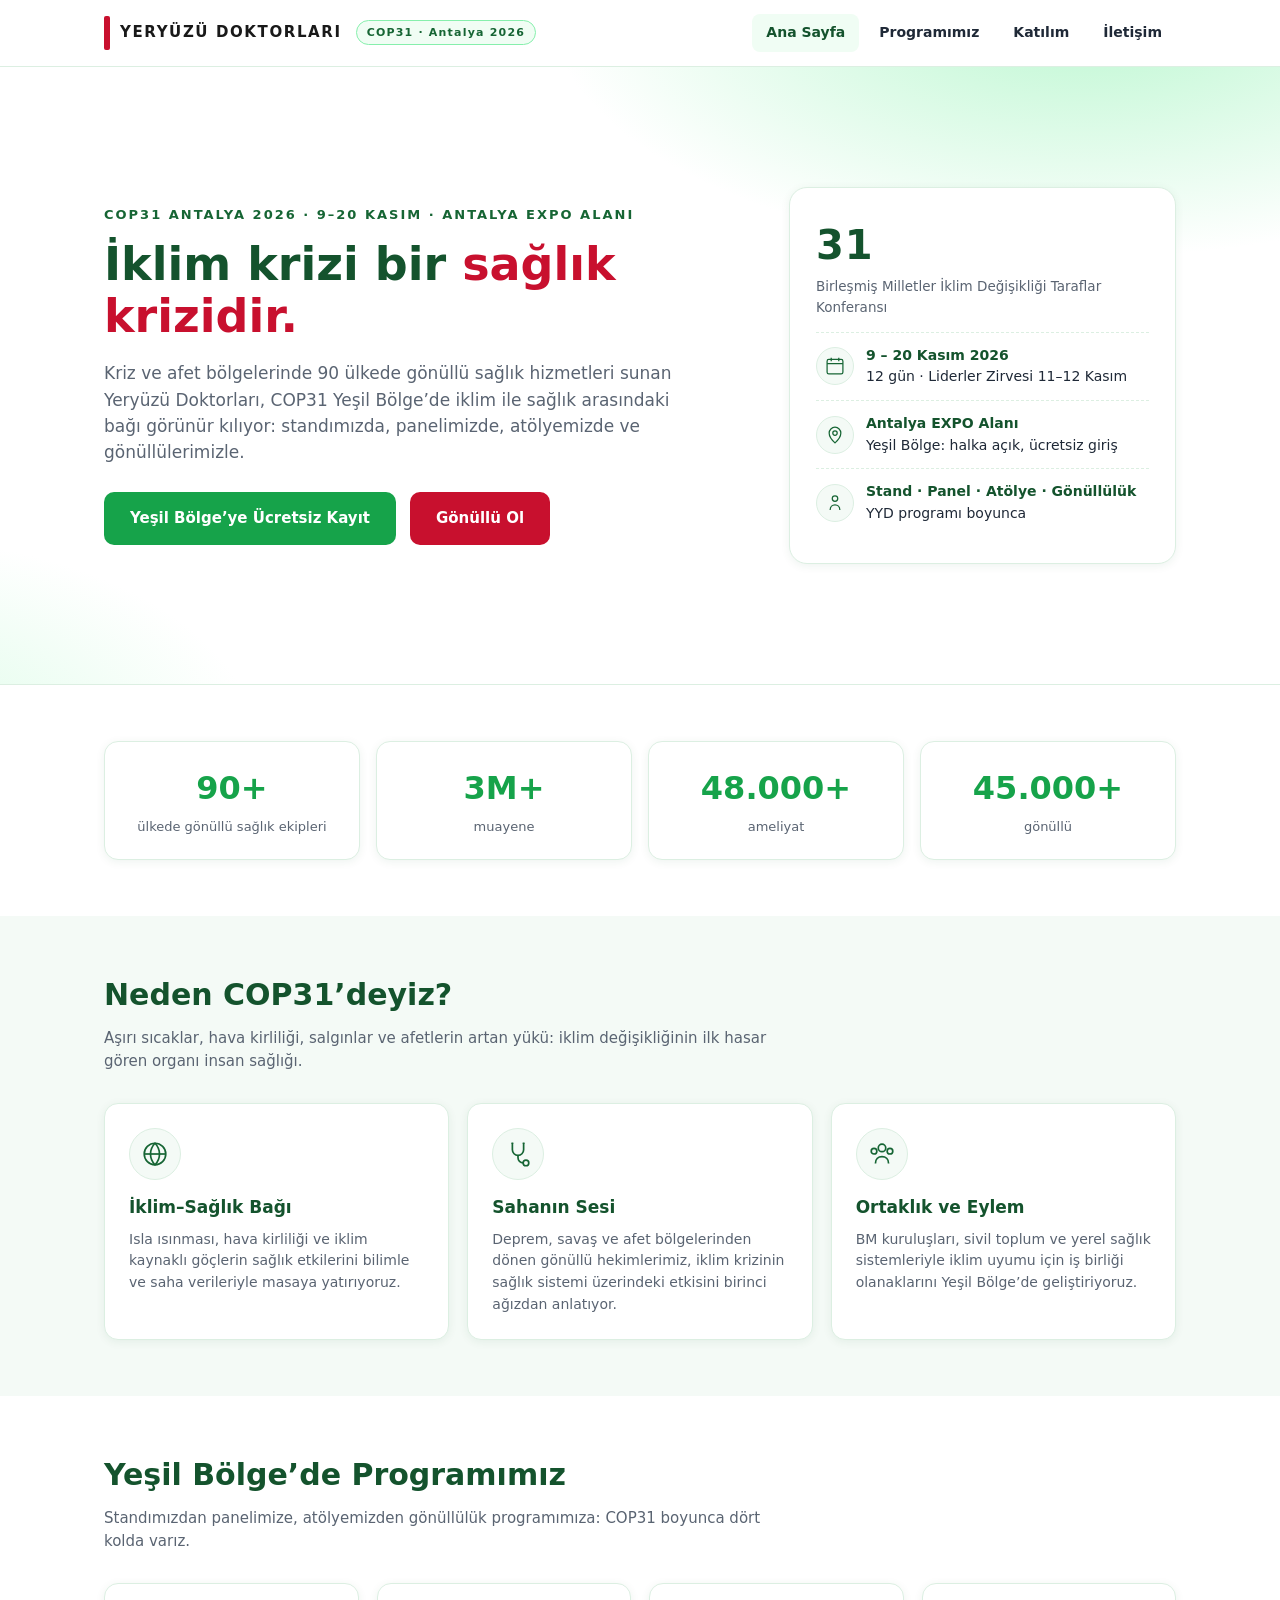
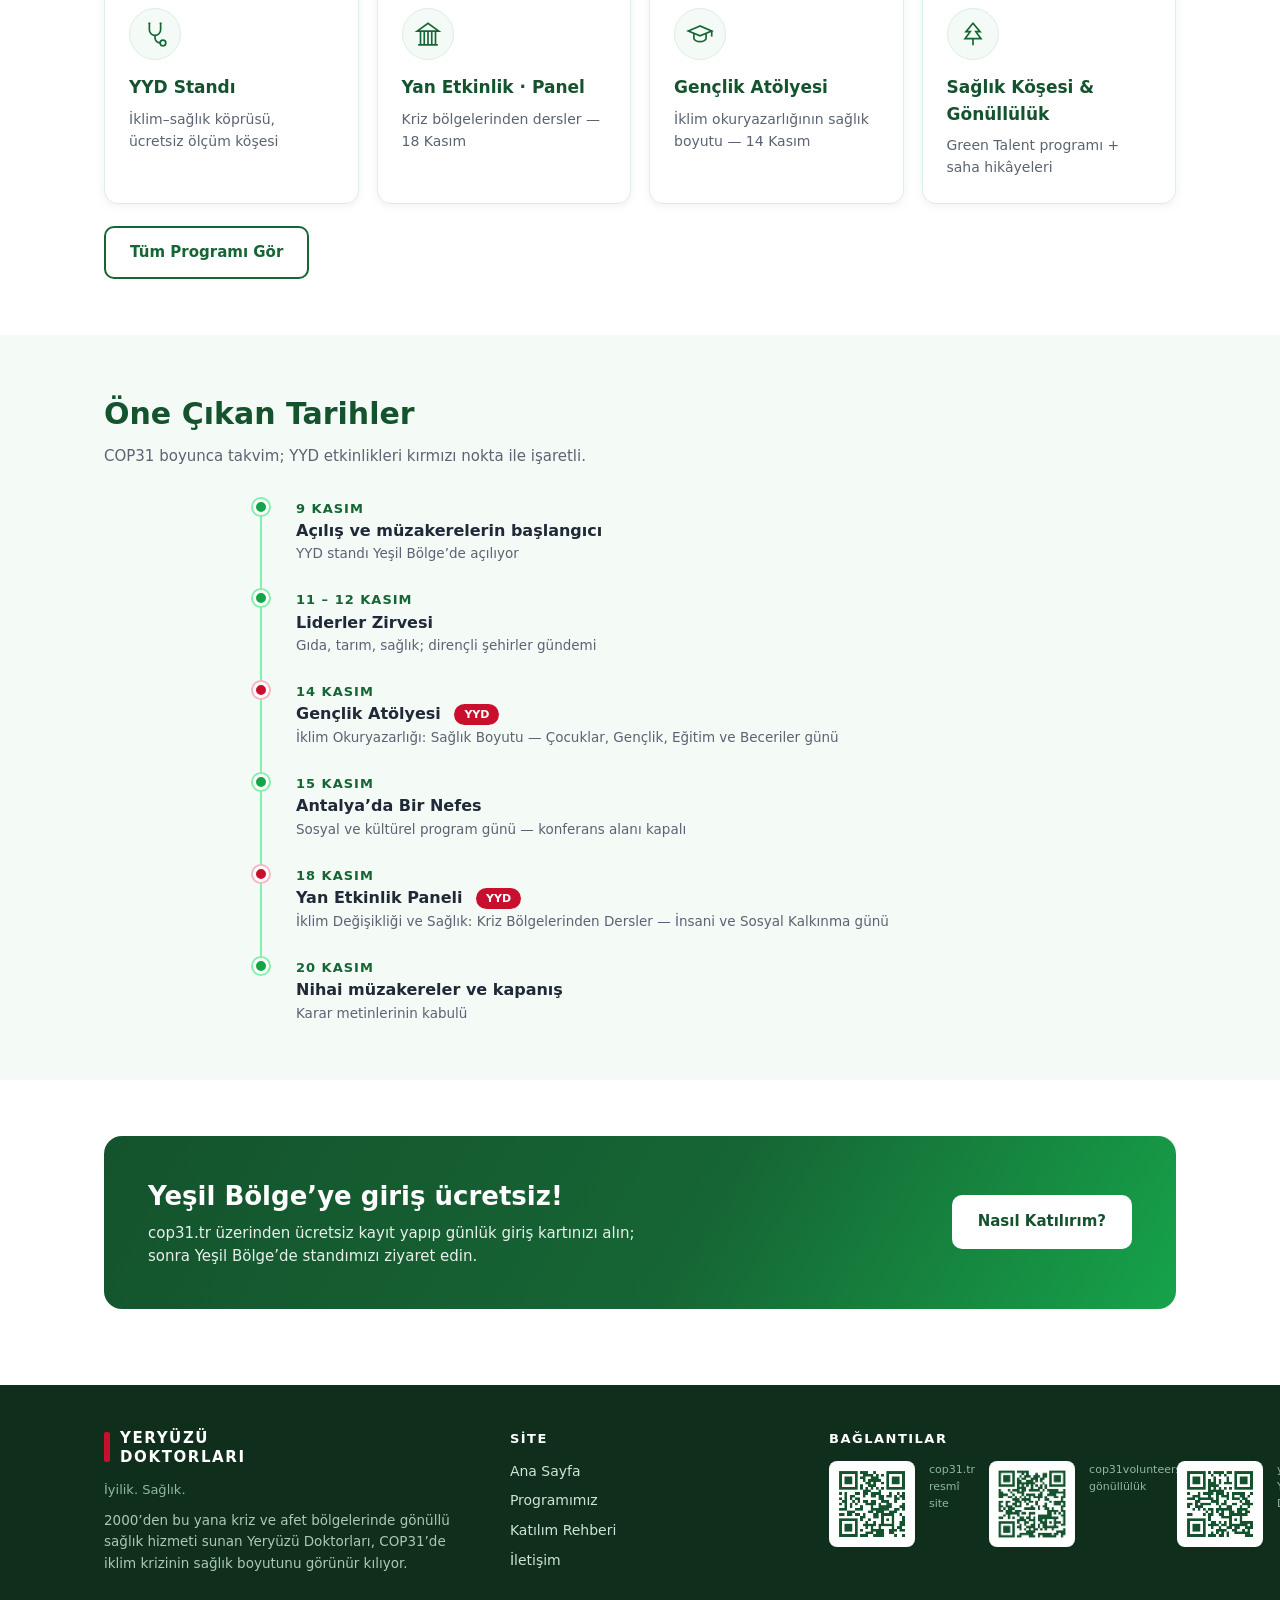
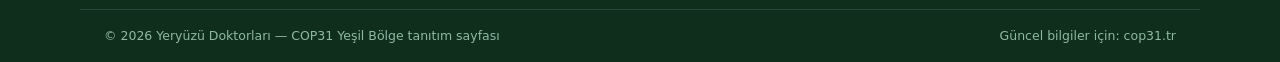
<file: index.html>
<!DOCTYPE html>
<html lang="tr">
<head>
<meta charset="utf-8">
<meta name="viewport" content="width=device-width, initial-scale=1">
<title>Yeryüzü Doktorları × COP31 — Yeşil Bölge Katılım Programı</title>
<meta name="description" content="Yeryüzü Doktorları, COP31 Antalya 2026 Yeşil Bölge'de: stand, panel, gençlik atölyesi ve gönüllülük. 9–20 Kasım 2026, Antalya EXPO Alanı.">
<meta property="og:type" content="website">
<meta property="og:locale" content="tr_TR">
<meta property="og:title" content="Yeryüzü Doktorları × COP31 — Yeşil Bölge Katılım Programı">
<meta property="og:description" content="Yeryüzü Doktorları, COP31 Antalya 2026 Yeşil Bölge'de: stand, panel, gençlik atölyesi ve gönüllülük. 9–20 Kasım 2026, Antalya EXPO Alanı.">
<meta property="og:url" content="https://yyd-cop31.pages.dev/">
<meta name="twitter:card" content="summary">
<link rel="stylesheet" href="style.css">
<link rel="icon" href="favicon.svg" type="image/svg+xml">
</head>
<body>

<header class="top">
  <div class="wrap nav">
    <a class="brand" href="index.html"><span class="bbar"></span><span class="bname">YERYÜZÜ DOKTORLARI</span><span class="bcop">COP31 · Antalya 2026</span></a>
    <nav class="menu">
      <a href="index.html" class="active">Ana Sayfa</a>
      <a href="program.html">Programımız</a>
      <a href="katilim.html">Katılım</a>
      <a href="iletisim.html">İletişim</a>
    </nav>
  </div>
</header>

<section class="hero">
  <div class="wrap">
    <div>
      <div class="kicker">COP31 Antalya 2026 · 9–20 Kasım · Antalya EXPO Alanı</div>
      <h1>İklim krizi bir <span class="accent">sağlık krizidir.</span></h1>
      <p class="lead">Kriz ve afet bölgelerinde 90 ülkede gönüllü sağlık hizmetleri sunan
         Yeryüzü Doktorları, COP31 Yeşil Bölge&rsquo;de iklim ile sağlık arasındaki bağı görünür kılıyor:
         standımızda, panelimizde, atölyemizde ve gönüllülerimizle.</p>
      <div class="cta-row">
        <a class="btn btn-p" href="https://cop31.tr/tr" target="_blank" rel="noopener">Yeşil Bölge&rsquo;ye Ücretsiz Kayıt</a>
        <a class="btn btn-r" href="https://www.cop31volunteers.com/" target="_blank" rel="noopener">Gönüllü Ol</a>
      </div>
    </div>
    <div class="hcard">
      <div class="big">31</div>
      <div class="sub">Birleşmiş Milletler İklim Değişikliği Taraflar Konferansı</div>
      <div class="hrow"><span class="hico"><svg aria-hidden="true" viewBox="0 0 32 32" fill="none" stroke-width="1.8"><rect x="4.5" y="6.5" width="23" height="21" rx="2.5"/><path d="M4.5 12.5h23M10.5 4v5M21.5 4v5"/></svg></span><div><b>9 – 20 Kasım 2026</b><br>12 gün · Liderler Zirvesi 11–12 Kasım</div></div>
      <div class="hrow"><span class="hico"><svg aria-hidden="true" viewBox="0 0 32 32" fill="none" stroke-width="1.8"><path d="M16 27.5S7.5 20 7.5 13.2a8.5 8.5 0 0 1 17 0C24.5 20 16 27.5 16 27.5z"/><circle cx="16" cy="13.2" r="3.2"/></svg></span><div><b>Antalya EXPO Alanı</b><br>Yeşil Bölge: halka açık, ücretsiz giriş</div></div>
      <div class="hrow"><span class="hico"><svg aria-hidden="true" viewBox="0 0 32 32" fill="none" stroke-width="1.8"><circle cx="16" cy="9.5" r="4"/><path d="M9 26c0-4.4 3.1-7.2 7-7.2s7 2.8 7 7.2"/></svg></span><div><b>Stand · Panel · Atölye · Gönüllülük</b><br>YYD programı boyunca</div></div>
    </div>
  </div>
</section>

<section>
  <div class="wrap">
    <div class="stats">
      <div class="stat"><div class="n">90+</div><div class="l">ülkede gönüllü sağlık ekipleri</div></div>
      <div class="stat"><div class="n">3M+</div><div class="l">muayene</div></div>
      <div class="stat"><div class="n">48.000+</div><div class="l">ameliyat</div></div>
      <div class="stat"><div class="n">45.000+</div><div class="l">gönüllü</div></div>
    </div>
  </div>
</section>

<section class="alt">
  <div class="wrap">
    <h2>Neden COP31&rsquo;deyiz?</h2>
    <p class="sec-sub">Aşırı sıcaklar, hava kirliliği, salgınlar ve afetlerin artan yükü: iklim değişikliğinin ilk hasar gören organı insan sağlığı.</p>
    <div class="grid grid-3">
      <div class="card">
        <div class="cico"><svg aria-hidden="true" viewBox="0 0 32 32" fill="none" stroke-width="1.8"><circle cx="16" cy="16" r="11.5"/><path d="M4.5 16h23"/><path d="M16 4.5c3.2 3.3 4.8 7.2 4.8 11.5S19.2 24.2 16 27.5C12.8 24.2 11.2 20.3 11.2 16S12.8 7.8 16 4.5z"/></svg></div>
        <h3>İklim–Sağlık Bağı</h3>
        <p>Isla ısınması, hava kirliliği ve iklim kaynaklı göçlerin sağlık etkilerini bilimle ve saha verileriyle masaya yatırıyoruz.</p>
      </div>
      <div class="card">
        <div class="cico"><svg aria-hidden="true" viewBox="0 0 32 32" fill="none" stroke-width="1.8"><path d="M10 4.5v7a6 6 0 0 0 12 0v-7"/><path d="M9 4.5h2M21 4.5h2"/><path d="M16 17.5v2.5a5.5 5.5 0 0 0 5.5 5.5"/><circle cx="24.5" cy="25.5" r="3"/></svg></div>
        <h3>Sahanın Sesi</h3>
        <p>Deprem, savaş ve afet bölgelerinden dönen gönüllü hekimlerimiz, iklim krizinin sağlık sistemi üzerindeki etkisini birinci ağızdan anlatıyor.</p>
      </div>
      <div class="card">
        <div class="cico"><svg aria-hidden="true" viewBox="0 0 32 32" fill="none" stroke-width="1.8"><circle cx="16" cy="9.5" r="4"/><path d="M9 26c0-4.4 3.1-7.2 7-7.2s7 2.8 7 7.2"/><circle cx="7.5" cy="13" r="3"/><circle cx="24.5" cy="13" r="3"/></svg></div>
        <h3>Ortaklık ve Eylem</h3>
        <p>BM kuruluşları, sivil toplum ve yerel sağlık sistemleriyle iklim uyumu için iş birliği olanaklarını Yeşil Bölge&rsquo;de geliştiriyoruz.</p>
      </div>
    </div>
  </div>
</section>

<section>
  <div class="wrap">
    <h2>Yeşil Bölge&rsquo;de Programımız</h2>
    <p class="sec-sub">Standımızdan panelimize, atölyemizden gönüllülük programımıza: COP31 boyunca dört kolda varız.</p>
    <div class="grid grid-4">
      <a class="card" href="program.html#stand"><div class="cico"><svg aria-hidden="true" viewBox="0 0 32 32" fill="none" stroke-width="1.8"><path d="M10 4.5v7a6 6 0 0 0 12 0v-7"/><path d="M9 4.5h2M21 4.5h2"/><path d="M16 17.5v2.5a5.5 5.5 0 0 0 5.5 5.5"/><circle cx="24.5" cy="25.5" r="3"/></svg></div><h3>YYD Standı</h3><p>İklim–sağlık köprüsü, ücretsiz ölçüm köşesi</p></a>
      <a class="card" href="program.html#panel"><div class="cico"><svg aria-hidden="true" viewBox="0 0 32 32" fill="none" stroke-width="1.8"><path d="M5.5 27.5h21M8 27.5V13M24 27.5V13M12 27.5V13M20 27.5V13M16 27.5V13"/><path d="M4.5 13h23L16 4.5 4.5 13z"/></svg></div><h3>Yan Etkinlik · Panel</h3><p>Kriz bölgelerinden dersler — 18 Kasım</p></a>
      <a class="card" href="program.html#atolye"><div class="cico"><svg aria-hidden="true" viewBox="0 0 32 32" fill="none" stroke-width="1.8"><path d="M16 7.5L3.5 12.8 16 18l12.5-5.2z"/><path d="M9.5 15.4v5.2c0 1.8 3 3.6 6.5 3.6s6.5-1.8 6.5-3.6v-5.2"/><path d="M28.5 12.8v6"/></svg></div><h3>Gençlik Atölyesi</h3><p>İklim okuryazarlığının sağlık boyutu — 14 Kasım</p></a>
      <a class="card" href="program.html#gonullu"><div class="cico"><svg aria-hidden="true" viewBox="0 0 32 32" fill="none" stroke-width="1.8"><path d="M16 4.5l7.5 9h-4.5l5.5 7.5H7.5L13 13.5H8.5z"/><path d="M16 21v7"/></svg></div><h3>Sağlık Köşesi &amp; Gönüllülük</h3><p>Green Talent programı + saha hikâyeleri</p></a>
    </div>
    <div class="mt-22"><a class="btn btn-o" href="program.html">Tüm Programı Gör</a></div>
  </div>
</section>

<section class="alt">
  <div class="wrap">
    <h2>Öne Çıkan Tarihler</h2>
    <p class="sec-sub">COP31 boyunca takvim; YYD etkinlikleri kırmızı nokta ile işaretli.</p>
    <ul class="tl">
      <li><span class="dot"></span><div class="d">9 Kasım</div><div class="t">Açılış ve müzakerelerin başlangıcı</div><div class="s">YYD standı Yeşil Bölge&rsquo;de açılıyor</div></li>
      <li><span class="dot"></span><div class="d">11 – 12 Kasım</div><div class="t">Liderler Zirvesi</div><div class="s">Gıda, tarım, sağlık; dirençli şehirler gündemi</div></li>
      <li class="ours"><span class="dot"></span><div class="d">14 Kasım</div><div class="t">Gençlik Atölyesi <span class="badge-yyd">YYD</span></div><div class="s">İklim Okuryazarlığı: Sağlık Boyutu — Çocuklar, Gençlik, Eğitim ve Beceriler günü</div></li>
      <li><span class="dot"></span><div class="d">15 Kasım</div><div class="t">Antalya&rsquo;da Bir Nefes</div><div class="s">Sosyal ve kültürel program günü — konferans alanı kapalı</div></li>
      <li class="ours"><span class="dot"></span><div class="d">18 Kasım</div><div class="t">Yan Etkinlik Paneli <span class="badge-yyd">YYD</span></div><div class="s">İklim Değişikliği ve Sağlık: Kriz Bölgelerinden Dersler — İnsani ve Sosyal Kalkınma günü</div></li>
      <li><span class="dot"></span><div class="d">20 Kasım</div><div class="t">Nihai müzakereler ve kapanış</div><div class="s">Karar metinlerinin kabulü</div></li>
    </ul>
  </div>
</section>

<section>
  <div class="wrap">
    <div class="band">
      <div>
        <h3>Yeşil Bölge&rsquo;ye giriş ücretsiz!</h3>
        <p>cop31.tr üzerinden ücretsiz kayıt yapıp günlük giriş kartınızı alın; sonra Yeşil Bölge&rsquo;de standımızı ziyaret edin.</p>
      </div>
      <a class="btn" href="katilim.html">Nasıl Katılırım?</a>
    </div>
  </div>
</section>

<footer class="foot">
  <div class="wrap foot-grid">
    <div>
      <div class="fbrand"><span class="fbar"></span><div class="fname">YERYÜZÜ<br>DOKTORLARI</div></div>
      <div class="fslogan">İyilik. Sağlık.</div>
      <p>2000&rsquo;den bu yana kriz ve afet bölgelerinde gönüllü sağlık hizmeti sunan Yeryüzü Doktorları,
         COP31&rsquo;de iklim krizinin sağlık boyutunu görünür kılıyor.</p>
    </div>
    <div>
      <h4>Site</h4>
      <ul>
        <li><a href="index.html">Ana Sayfa</a></li>
        <li><a href="program.html">Programımız</a></li>
        <li><a href="katilim.html">Katılım Rehberi</a></li>
        <li><a href="iletisim.html">İletişim</a></li>
      </ul>
    </div>
    <div>
      <h4>Bağlantılar</h4>
      <div class="fqr">
        <img src="img/qr-cop31.png" alt="COP31 resmî site QR"><div class="ql">cop31.tr<br>resmî site</div>
        <img src="img/qr-volunteers.png" alt="Gönüllülük QR"><div class="ql">cop31volunteers.com<br>gönüllülük</div>
        <img src="img/qr-yyd.png" alt="YYD QR"><div class="ql">yyd.org.tr<br>Yeryüzü Doktorları</div>
      </div>
    </div>
  </div>
  <div class="wrap foot-bottom">
    <span>© 2026 Yeryüzü Doktorları — COP31 Yeşil Bölge tanıtım sayfası</span>
    <span>Güncel bilgiler için: cop31.tr</span>
  </div>
</footer>

<script src="form.js"></script>
</body>
</html>
</file>
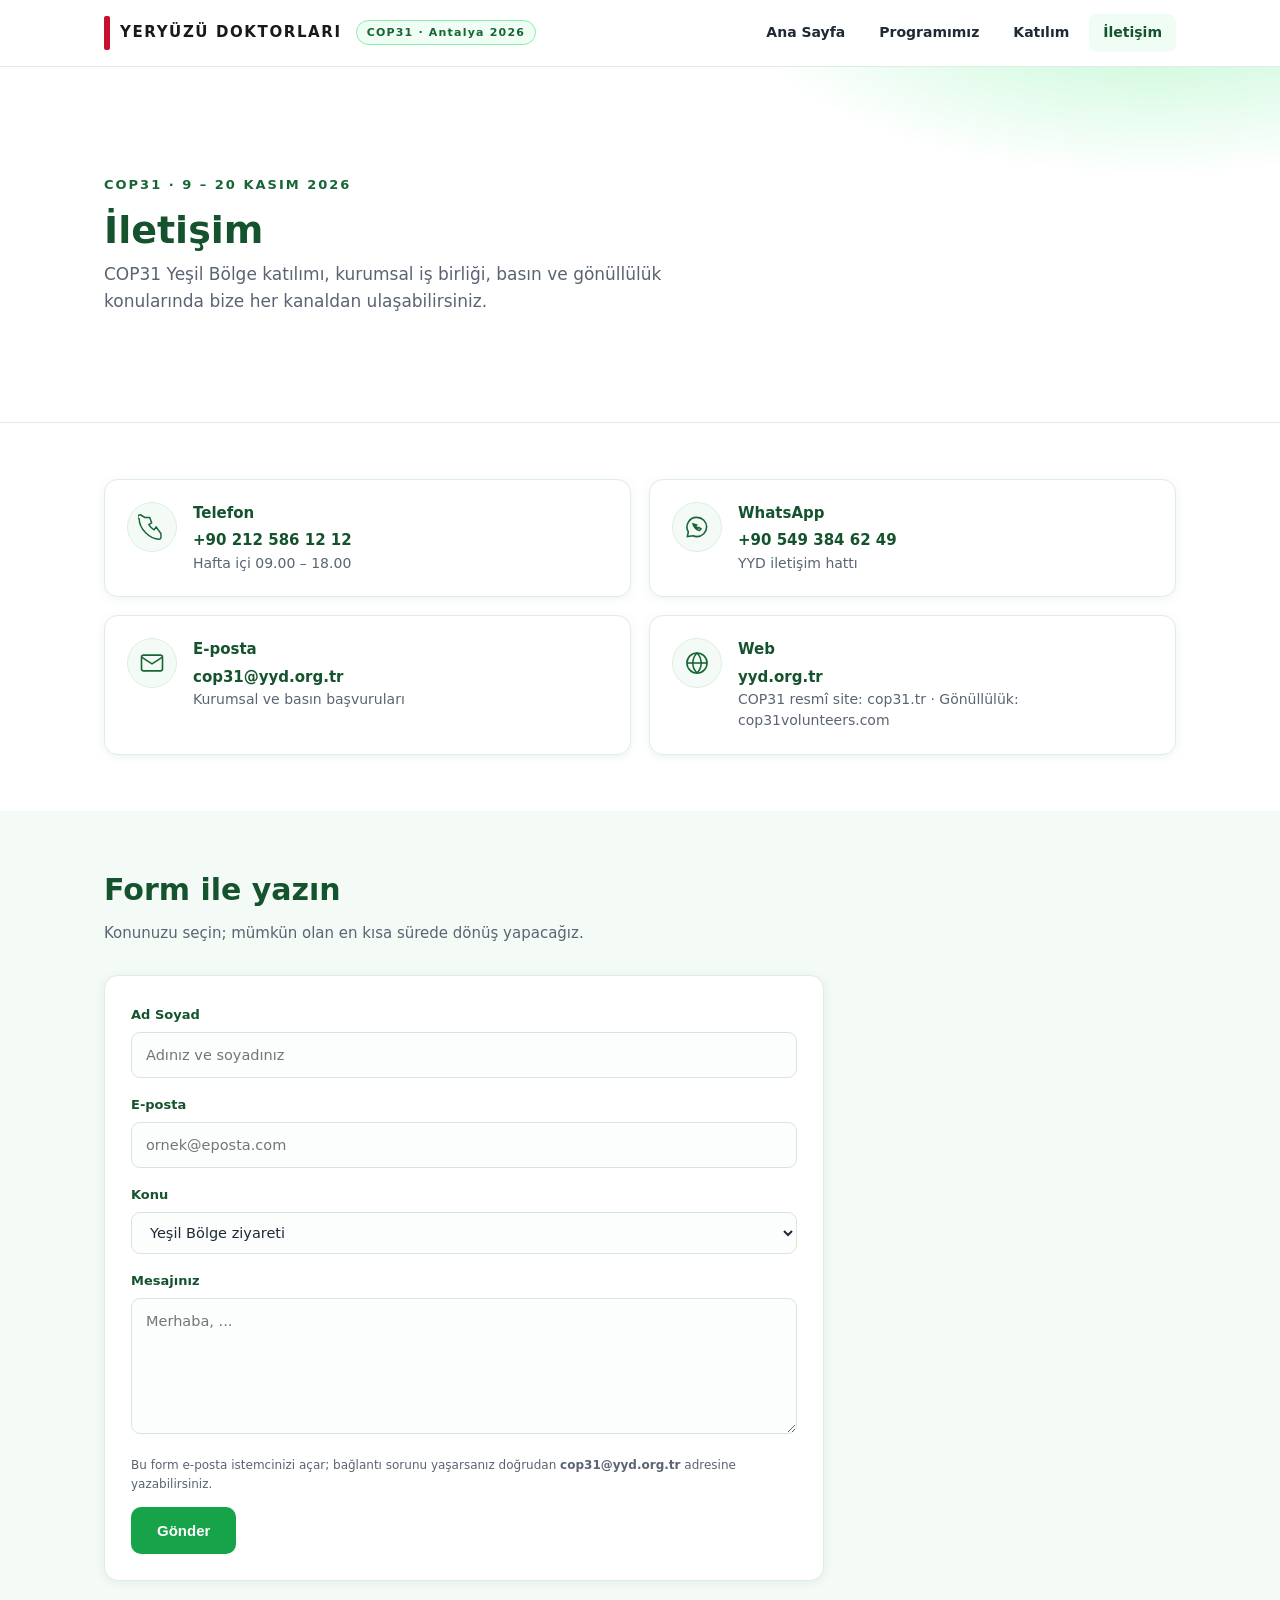
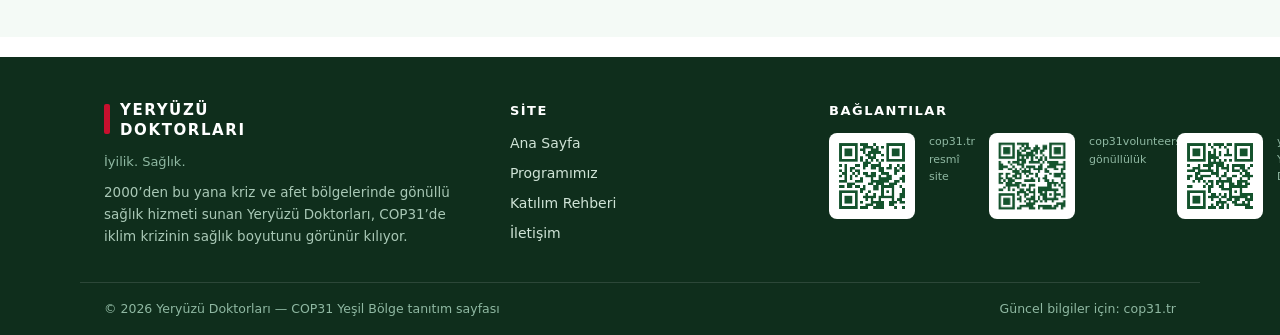
<file: iletisim.html>
<!DOCTYPE html>
<html lang="tr">
<head>
<meta charset="utf-8">
<meta name="viewport" content="width=device-width, initial-scale=1">
<title>İletişim — Yeryüzü Doktorları × COP31</title>
<meta name="description" content="Yeryüzü Doktorları COP31 ekibiyle iletişime geçin: telefon, WhatsApp, e-posta ve form.">
<meta property="og:type" content="website">
<meta property="og:locale" content="tr_TR">
<meta property="og:title" content="İletişim — Yeryüzü Doktorları × COP31">
<meta property="og:description" content="Yeryüzü Doktorları COP31 ekibiyle iletişime geçin: telefon, WhatsApp, e-posta ve form.">
<meta property="og:url" content="https://yyd-cop31.pages.dev/iletisim.html">
<meta name="twitter:card" content="summary">
<link rel="stylesheet" href="style.css">
<link rel="icon" href="favicon.svg" type="image/svg+xml">
</head>
<body>

<header class="top">
  <div class="wrap nav">
    <a class="brand" href="index.html"><span class="bbar"></span><span class="bname">YERYÜZÜ DOKTORLARI</span><span class="bcop">COP31 · Antalya 2026</span></a>
    <nav class="menu">
      <a href="index.html">Ana Sayfa</a>
      <a href="program.html">Programımız</a>
      <a href="katilim.html">Katılım</a>
      <a href="iletisim.html" class="active">İletişim</a>
    </nav>
  </div>
</header>

<section class="phero">
  <div class="wrap">
    <div class="kicker">COP31 · 9 – 20 Kasım 2026</div>
    <h1>İletişim</h1>
    <p class="lead">COP31 Yeşil Bölge katılımı, kurumsal iş birliği, basın ve gönüllülük konularında
       bize her kanaldan ulaşabilirsiniz.</p>
  </div>
</section>

<section>
  <div class="wrap">
    <div class="cgrid">
      <div class="ccard">
        <div class="cico"><svg aria-hidden="true" viewBox="0 0 32 32" fill="none" stroke-width="1.8"><path d="M7 5h6l2.5 6.5-3.5 2.5a16 16 0 0 0 6.5 6.5l2.5-3.5L27 25v5a2 2 0 0 1-2 2C13 32 0 19 0 7a2 2 0 0 1 2-5z" transform="scale(.92) translate(1.5 .5)"/></svg></div>
        <div><h3>Telefon</h3><p class="v"><a href="tel:+902125861212">+90 212 586 12 12</a></p><p>Hafta içi 09.00 – 18.00</p></div>
      </div>
      <div class="ccard">
        <div class="cico"><svg aria-hidden="true" viewBox="0 0 32 32" fill="none" stroke-width="1.8"><path d="M16 5a11 11 0 0 1 11 11c0 6.1-5 11-11 11-1.6 0-3.2-.3-4.6-1L5 27l1.1-5.4A11 11 0 0 1 16 5z"/><path d="M11.5 12.5c.5 3.5 4 7 7.5 7.5l1.5-2-2.5-1.5-1 1a7 7 0 0 1-3-3l1-1L16.5 14z"/></svg></div>
        <div><h3>WhatsApp</h3><p class="v"><a href="https://wa.me/905493846249" target="_blank" rel="noopener">+90 549 384 62 49</a></p><p>YYD iletişim hattı</p></div>
      </div>
      <div class="ccard">
        <div class="cico"><svg aria-hidden="true" viewBox="0 0 32 32" fill="none" stroke-width="1.8"><rect x="4" y="7" width="24" height="18" rx="2.5"/><path d="M4.5 9.5L16 17l11.5-7.5"/></svg></div>
        <div><h3>E-posta</h3><p class="v"><a href="mailto:cop31@yyd.org.tr">cop31@yyd.org.tr</a></p><p>Kurumsal ve basın başvuruları</p></div>
      </div>
      <div class="ccard">
        <div class="cico"><svg aria-hidden="true" viewBox="0 0 32 32" fill="none" stroke-width="1.8"><circle cx="16" cy="16" r="11.5"/><path d="M4.5 16h23"/><path d="M16 4.5c3.2 3.3 4.8 7.2 4.8 11.5S19.2 24.2 16 27.5C12.8 24.2 11.2 20.3 11.2 16S12.8 7.8 16 4.5z"/></svg></div>
        <div><h3>Web</h3><p class="v"><a href="https://yyd.org.tr" target="_blank" rel="noopener">yyd.org.tr</a></p><p>COP31 resmî site: cop31.tr · Gönüllülük: cop31volunteers.com</p></div>
      </div>
    </div>
  </div>
</section>

<section class="alt">
  <div class="wrap">
    <h2>Form ile yazın</h2>
    <p class="sec-sub">Konunuzu seçin; mümkün olan en kısa sürede dönüş yapacağız.</p>
    <form id="contact-form" class="contact-form" action="mailto:cop31@yyd.org.tr" method="post" enctype="text/plain">
      <div>
        <label for="ad">Ad Soyad</label>
        <input id="ad" name="ad" type="text" required maxlength="120" autocomplete="name" placeholder="Adınız ve soyadınız">
      </div>
      <div>
        <label for="eposta">E-posta</label>
        <input id="eposta" name="eposta" type="email" required maxlength="200" autocomplete="email" placeholder="ornek@eposta.com">
      </div>
      <div>
        <label for="konu">Konu</label>
        <select id="konu" name="konu">
          <option>Yeşil Bölge ziyareti</option>
          <option>Stand / kurumsal iş birliği</option>
          <option>Gönüllülük (sağlık köşesi)</option>
          <option>Basın ve medya</option>
          <option>Diğer</option>
        </select>
      </div>
      <div>
        <label for="mesaj">Mesajınız</label>
        <textarea id="mesaj" name="mesaj" rows="5" required maxlength="5000" placeholder="Merhaba, ..."></textarea></textarea>
      </div>
      <div class="form-note">Bu form e-posta istemcinizi açar; bağlantı sorunu yaşarsanız doğrudan
      <b>cop31@yyd.org.tr</b> adresine yazabilirsiniz.</div>
      <div><button class="btn btn-p" type="submit">Gönder</button></div>
    </form>
  </div>
</section>

<footer class="foot">
  <div class="wrap foot-grid">
    <div>
      <div class="fbrand"><span class="fbar"></span><div class="fname">YERYÜZÜ<br>DOKTORLARI</div></div>
      <div class="fslogan">İyilik. Sağlık.</div>
      <p>2000&rsquo;den bu yana kriz ve afet bölgelerinde gönüllü sağlık hizmeti sunan Yeryüzü Doktorları,
         COP31&rsquo;de iklim krizinin sağlık boyutunu görünür kılıyor.</p>
    </div>
    <div>
      <h4>Site</h4>
      <ul>
        <li><a href="index.html">Ana Sayfa</a></li>
        <li><a href="program.html">Programımız</a></li>
        <li><a href="katilim.html">Katılım Rehberi</a></li>
        <li><a href="iletisim.html">İletişim</a></li>
      </ul>
    </div>
    <div>
      <h4>Bağlantılar</h4>
      <div class="fqr">
        <img src="img/qr-cop31.png" alt="COP31 resmî site QR"><div class="ql">cop31.tr<br>resmî site</div>
        <img src="img/qr-volunteers.png" alt="Gönüllülük QR"><div class="ql">cop31volunteers.com<br>gönüllülük</div>
        <img src="img/qr-yyd.png" alt="YYD QR"><div class="ql">yyd.org.tr<br>Yeryüzü Doktorları</div>
      </div>
    </div>
  </div>
  <div class="wrap foot-bottom">
    <span>© 2026 Yeryüzü Doktorları — COP31 Yeşil Bölge tanıtım sayfası</span>
    <span>Güncel bilgiler için: cop31.tr</span>
  </div>
</footer>

<script src="form.js"></script>
</body>
</html>
</file>
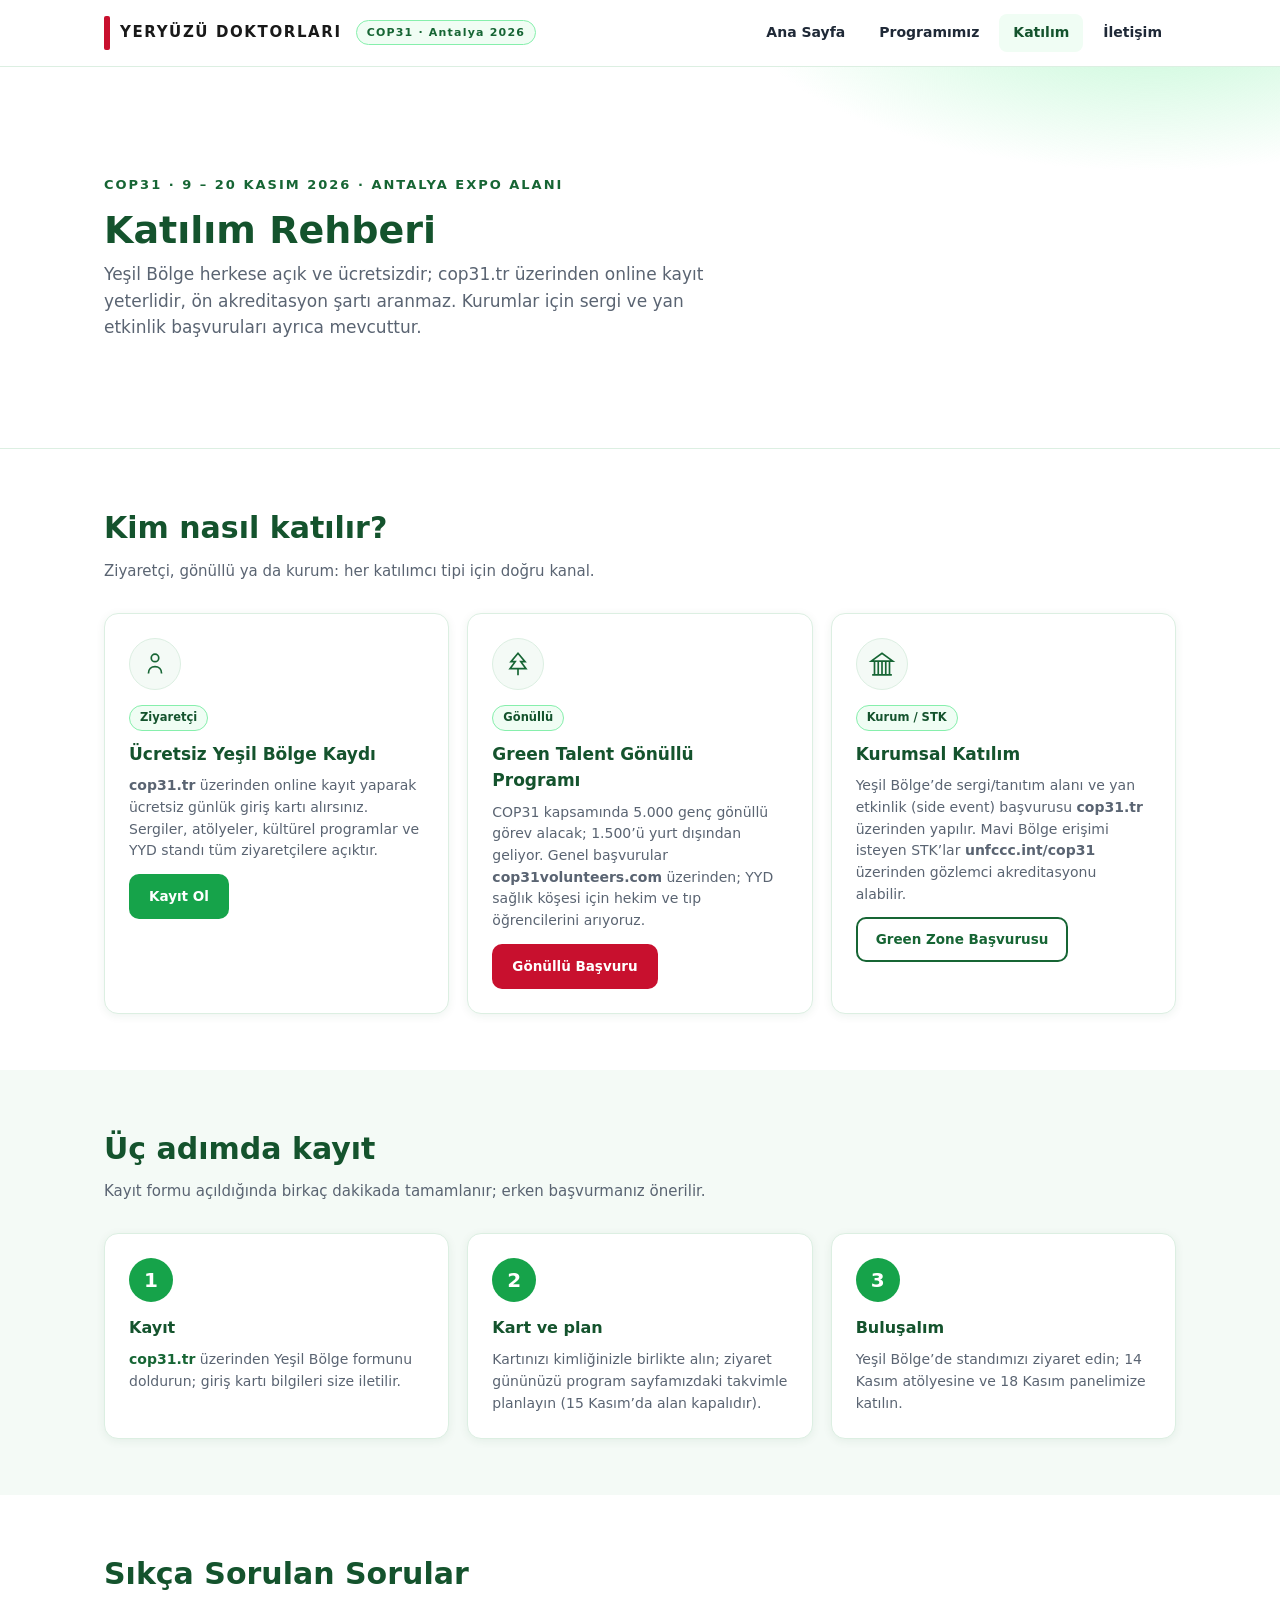
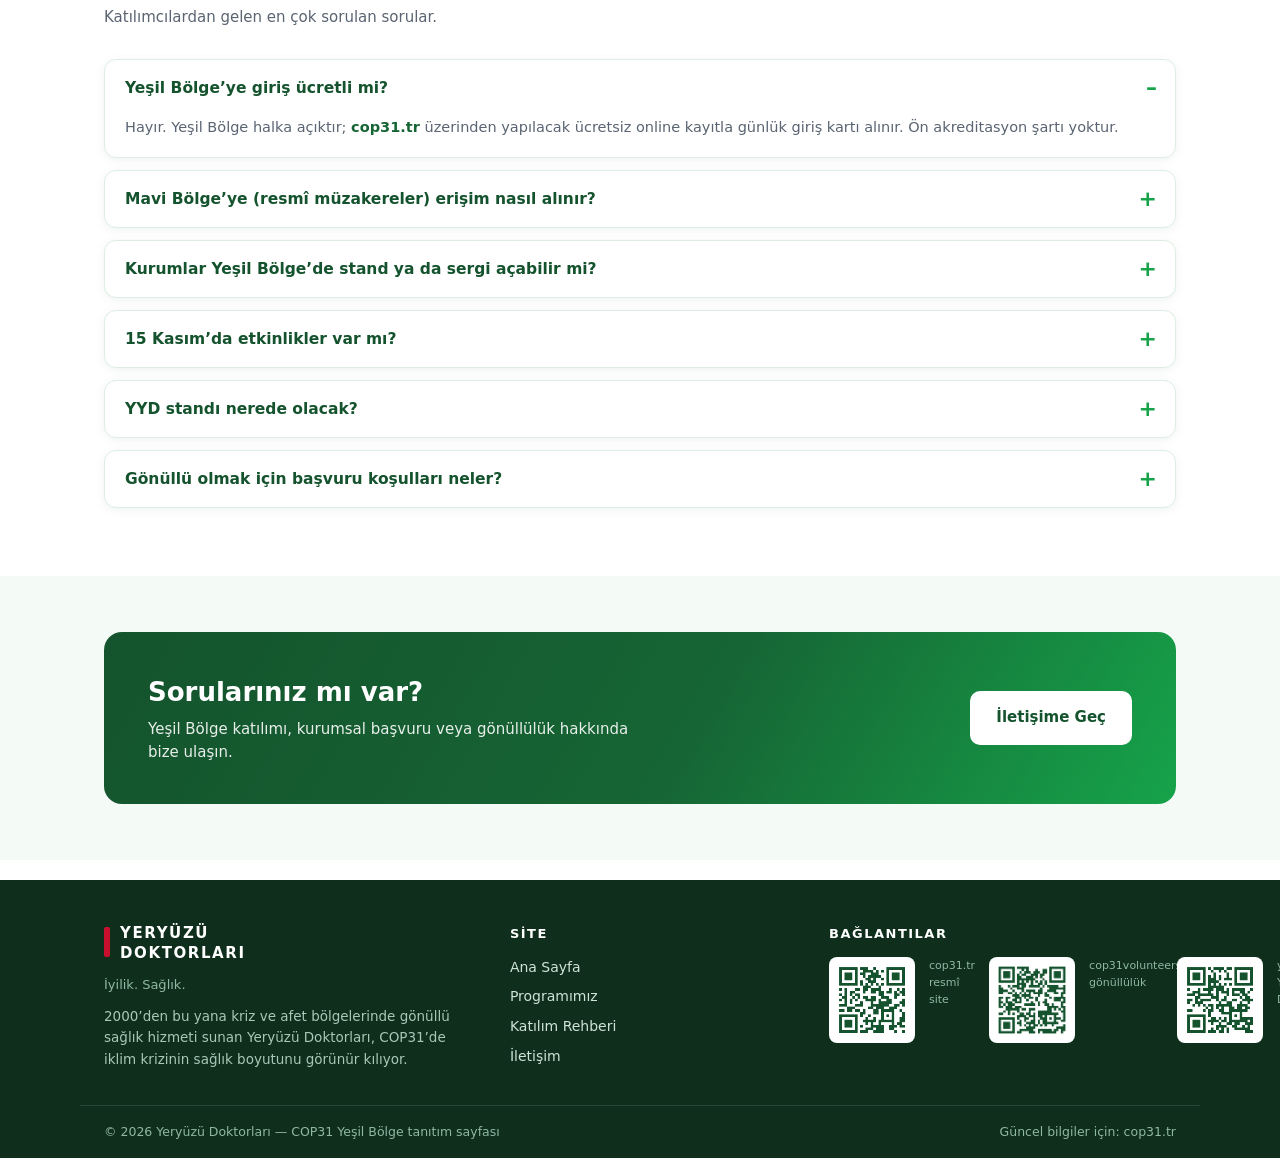
<file: katilim.html>
<!DOCTYPE html>
<html lang="tr">
<head>
<meta charset="utf-8">
<meta name="viewport" content="width=device-width, initial-scale=1">
<title>Katılım Rehberi — Yeryüzü Doktorları × COP31</title>
<meta name="description" content="COP31 Yeşil Bölge'ye nasıl katılırsınız? Ücretsiz kayıt, gönüllülük ve kurum başvuruları için adım adım rehber.">
<meta property="og:type" content="website">
<meta property="og:locale" content="tr_TR">
<meta property="og:title" content="Katılım Rehberi — Yeryüzü Doktorları × COP31">
<meta property="og:description" content="COP31 Yeşil Bölge'ye nasıl katılırsınız? Ücretsiz kayıt, gönüllülük ve kurum başvuruları için adım adım rehber.">
<meta property="og:url" content="https://yyd-cop31.pages.dev/katilim.html">
<meta name="twitter:card" content="summary">
<link rel="stylesheet" href="style.css">
<link rel="icon" href="favicon.svg" type="image/svg+xml">
</head>
<body>

<header class="top">
  <div class="wrap nav">
    <a class="brand" href="index.html"><span class="bbar"></span><span class="bname">YERYÜZÜ DOKTORLARI</span><span class="bcop">COP31 · Antalya 2026</span></a>
    <nav class="menu">
      <a href="index.html">Ana Sayfa</a>
      <a href="program.html">Programımız</a>
      <a href="katilim.html" class="active">Katılım</a>
      <a href="iletisim.html">İletişim</a>
    </nav>
  </div>
</header>

<section class="phero">
  <div class="wrap">
    <div class="kicker">COP31 · 9 – 20 Kasım 2026 · Antalya EXPO Alanı</div>
    <h1>Katılım Rehberi</h1>
    <p class="lead">Yeşil Bölge herkese açık ve ücretsizdir; cop31.tr üzerinden online kayıt yeterlidir,
       ön akreditasyon şartı aranmaz. Kurumlar için sergi ve yan etkinlik başvuruları ayrıca mevcuttur.</p>
  </div>
</section>

<section>
  <div class="wrap">
    <h2>Kim nasıl katılır?</h2>
    <p class="sec-sub">Ziyaretçi, gönüllü ya da kurum: her katılımcı tipi için doğru kanal.</p>
    <div class="grid grid-3">
      <div class="card">
        <div class="cico"><svg aria-hidden="true" viewBox="0 0 32 32" fill="none" stroke-width="1.8"><circle cx="16" cy="9.5" r="4"/><path d="M9 26c0-4.4 3.1-7.2 7-7.2s7 2.8 7 7.2"/></svg></div>
        <span class="tag">Ziyaretçi</span>
        <h3>Ücretsiz Yeşil Bölge Kaydı</h3>
        <p><b>cop31.tr</b> üzerinden online kayıt yaparak ücretsiz günlük giriş kartı alırsınız.
           Sergiler, atölyeler, kültürel programlar ve YYD standı tüm ziyaretçilere açıktır.</p>
        <p class="mt-12"><a class="btn btn-sm btn-p" href="https://cop31.tr/tr" target="_blank" rel="noopener">Kayıt Ol</a></p>
      </div>
      <div class="card">
        <div class="cico"><svg aria-hidden="true" viewBox="0 0 32 32" fill="none" stroke-width="1.8"><path d="M16 4.5l7.5 9h-4.5l5.5 7.5H7.5L13 13.5H8.5z"/><path d="M16 21v7"/></svg></div>
        <span class="tag">Gönüllü</span>
        <h3>Green Talent Gönüllü Programı</h3>
        <p>COP31 kapsamında 5.000 genç gönüllü görev alacak; 1.500&rsquo;ü yurt dışından geliyor.
           Genel başvurular <b>cop31volunteers.com</b> üzerinden; YYD sağlık köşesi için
           hekim ve tıp öğrencilerini arıyoruz.</p>
        <p class="mt-12"><a class="btn btn-sm btn-r" href="https://www.cop31volunteers.com/" target="_blank" rel="noopener">Gönüllü Başvuru</a></p>
      </div>
      <div class="card">
        <div class="cico"><svg aria-hidden="true" viewBox="0 0 32 32" fill="none" stroke-width="1.8"><path d="M5.5 27.5h21M8 27.5V13M24 27.5V13M12 27.5V13M20 27.5V13M16 27.5V13"/><path d="M4.5 13h23L16 4.5 4.5 13z"/></svg></div>
        <span class="tag">Kurum / STK</span>
        <h3>Kurumsal Katılım</h3>
        <p>Yeşil Bölge&rsquo;de sergi/tanıtım alanı ve yan etkinlik (side event) başvurusu
           <b>cop31.tr</b> üzerinden yapılır. Mavi Bölge erişimi isteyen STK&rsquo;lar
           <b>unfccc.int/cop31</b> üzerinden gözlemci akreditasyonu alabilir.</p>
        <p class="mt-12"><a class="btn btn-sm btn-o" href="https://cop31.tr/green-zone" target="_blank" rel="noopener">Green Zone Başvurusu</a></p>
      </div>
    </div>
  </div>
</section>

<section class="alt">
  <div class="wrap">
    <h2>Üç adımda kayıt</h2>
    <p class="sec-sub">Kayıt formu açıldığında birkaç dakikada tamamlanır; erken başvurmanız önerilir.</p>
    <div class="steps">
      <div class="step">
        <div class="sn">1</div>
        <h3>Kayıt</h3>
        <p><a href="https://cop31.tr/tr" target="_blank" rel="noopener">cop31.tr</a> üzerinden Yeşil Bölge formunu doldurun;
           giriş kartı bilgileri size iletilir.</p>
      </div>
      <div class="step">
        <div class="sn">2</div>
        <h3>Kart ve plan</h3>
        <p>Kartınızı kimliğinizle birlikte alın; ziyaret gününüzü program sayfamızdaki takvimle planlayın
           (15 Kasım&rsquo;da alan kapalıdır).</p>
      </div>
      <div class="step">
        <div class="sn">3</div>
        <h3>Buluşalım</h3>
        <p>Yeşil Bölge&rsquo;de standımızı ziyaret edin; 14 Kasım atölyesine ve
           18 Kasım panelimize katılın.</p>
      </div>
    </div>
  </div>
</section>

<section>
  <div class="wrap faq">
    <h2>Sıkça Sorulan Sorular</h2>
    <p class="sec-sub">Katılımcılardan gelen en çok sorulan sorular.</p>

    <details open>
      <summary>Yeşil Bölge&rsquo;ye giriş ücretli mi?</summary>
      <div class="ans">Hayır. Yeşil Bölge halka açıktır; <a href="https://cop31.tr/tr" target="_blank" rel="noopener">cop31.tr</a>
      üzerinden yapılacak ücretsiz online kayıtla günlük giriş kartı alınır. Ön akreditasyon şartı yoktur.</div>
    </details>
    <details>
      <summary>Mavi Bölge&rsquo;ye (resmî müzakereler) erişim nasıl alınır?</summary>
      <div class="ans">Mavi Bölge yalnızca akredite katılımcılara açıktır: ulusal delegasyonlar, gözlemci kuruluşlar,
      BM kurumları ve akredite medya. STK&rsquo;lar <a href="https://unfccc.int/cop31" target="_blank" rel="noopener">unfccc.int/cop31</a>
      üzerinden gözlemci akreditasyonuna başvurabilir; süreç kuruluş kaydı, katılımcı aday gösterimi,
      UNFCCC onayı ve bildirim aşamalarından oluşur.</div>
    </details>
    <details>
      <summary>Kurumlar Yeşil Bölge&rsquo;de stand ya da sergi açabilir mi?</summary>
      <div class="ans">Evet. Kurumlar, projelerini ve iklim çözümlerini sergilemek için Yeşil Bölge&rsquo;de
      sergi/tanıtım alanı ve yan etkinlik (side event) başvurusu yapabilir. Başvurular
      <a href="https://cop31.tr/green-zone" target="_blank" rel="noopener">cop31.tr/green-zone</a> üzerinden alınmaktadır.</div>
    </details>
    <details>
      <summary>15 Kasım&rsquo;da etkinlikler var mı?</summary>
      <div class="ans">15 Kasım Pazar &ldquo;Antalya&rsquo;da Bir Nefes&rdquo; günüdür; o gün konferans alanı kapalıdır.
      Ziyaret planınızı buna göre yapmanızı öneririz.</div>
    </details>
    <details>
      <summary>YYD standı nerede olacak?</summary>
      <div class="ans">Yeşil Bölge&rsquo;nin resmî alan haritası yayınlandığında stand numaramız
      <a href="program.html">Program sayfamızda</a> ve sosyal medya kanallarımızda duyurulacaktır.</div>
    </details>
    <details>
      <summary>Gönüllü olmak için başvuru koşulları neler?</summary>
      <div class="ans">Genel COP31 gönüllülük başvuruları <a href="https://www.cop31volunteers.com/" target="_blank" rel="noopener">cop31volunteers.com</a>
      üzerinden yapılır. Yeryüzü Doktorları sağlık köşesi için hekim, diş hekimi, eczacı, hemşire ve
      tıp öğrencileri önceliklidir; detay için <a href="iletisim.html">iletişim sayfamızdan</a> bize ulaşın.</div>
    </details>
  </div>
</section>

<section class="alt">
  <div class="wrap">
    <div class="band">
      <div>
        <h3>Sorularınız mı var?</h3>
        <p>Yeşil Bölge katılımı, kurumsal başvuru veya gönüllülük hakkında bize ulaşın.</p>
      </div>
      <a class="btn" href="iletisim.html">İletişime Geç</a>
    </div>
  </div>
</section>

<footer class="foot">
  <div class="wrap foot-grid">
    <div>
      <div class="fbrand"><span class="fbar"></span><div class="fname">YERYÜZÜ<br>DOKTORLARI</div></div>
      <div class="fslogan">İyilik. Sağlık.</div>
      <p>2000&rsquo;den bu yana kriz ve afet bölgelerinde gönüllü sağlık hizmeti sunan Yeryüzü Doktorları,
         COP31&rsquo;de iklim krizinin sağlık boyutunu görünür kılıyor.</p>
    </div>
    <div>
      <h4>Site</h4>
      <ul>
        <li><a href="index.html">Ana Sayfa</a></li>
        <li><a href="program.html">Programımız</a></li>
        <li><a href="katilim.html">Katılım Rehberi</a></li>
        <li><a href="iletisim.html">İletişim</a></li>
      </ul>
    </div>
    <div>
      <h4>Bağlantılar</h4>
      <div class="fqr">
        <img src="img/qr-cop31.png" alt="COP31 resmî site QR"><div class="ql">cop31.tr<br>resmî site</div>
        <img src="img/qr-volunteers.png" alt="Gönüllülük QR"><div class="ql">cop31volunteers.com<br>gönüllülük</div>
        <img src="img/qr-yyd.png" alt="YYD QR"><div class="ql">yyd.org.tr<br>Yeryüzü Doktorları</div>
      </div>
    </div>
  </div>
  <div class="wrap foot-bottom">
    <span>© 2026 Yeryüzü Doktorları — COP31 Yeşil Bölge tanıtım sayfası</span>
    <span>Güncel bilgiler için: cop31.tr</span>
  </div>
</footer>

<script src="form.js"></script>
</body>
</html>
</file>
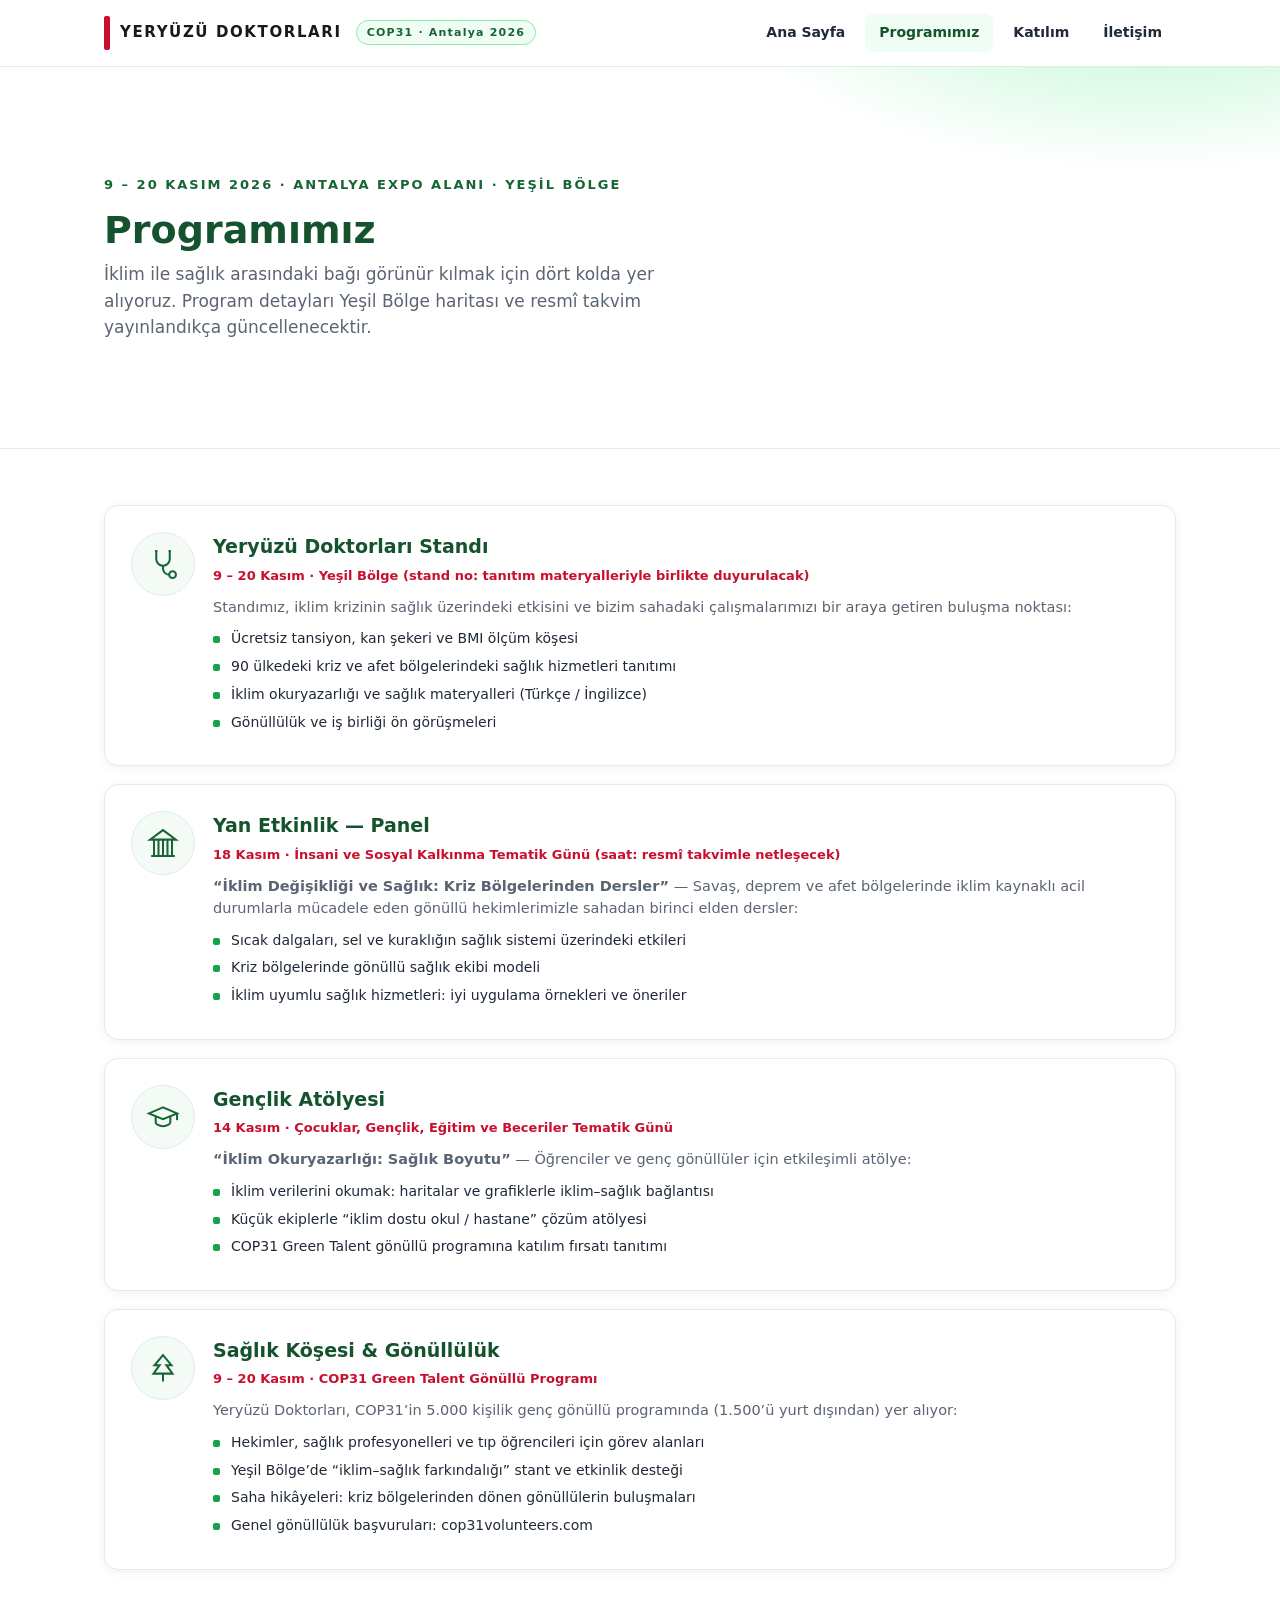
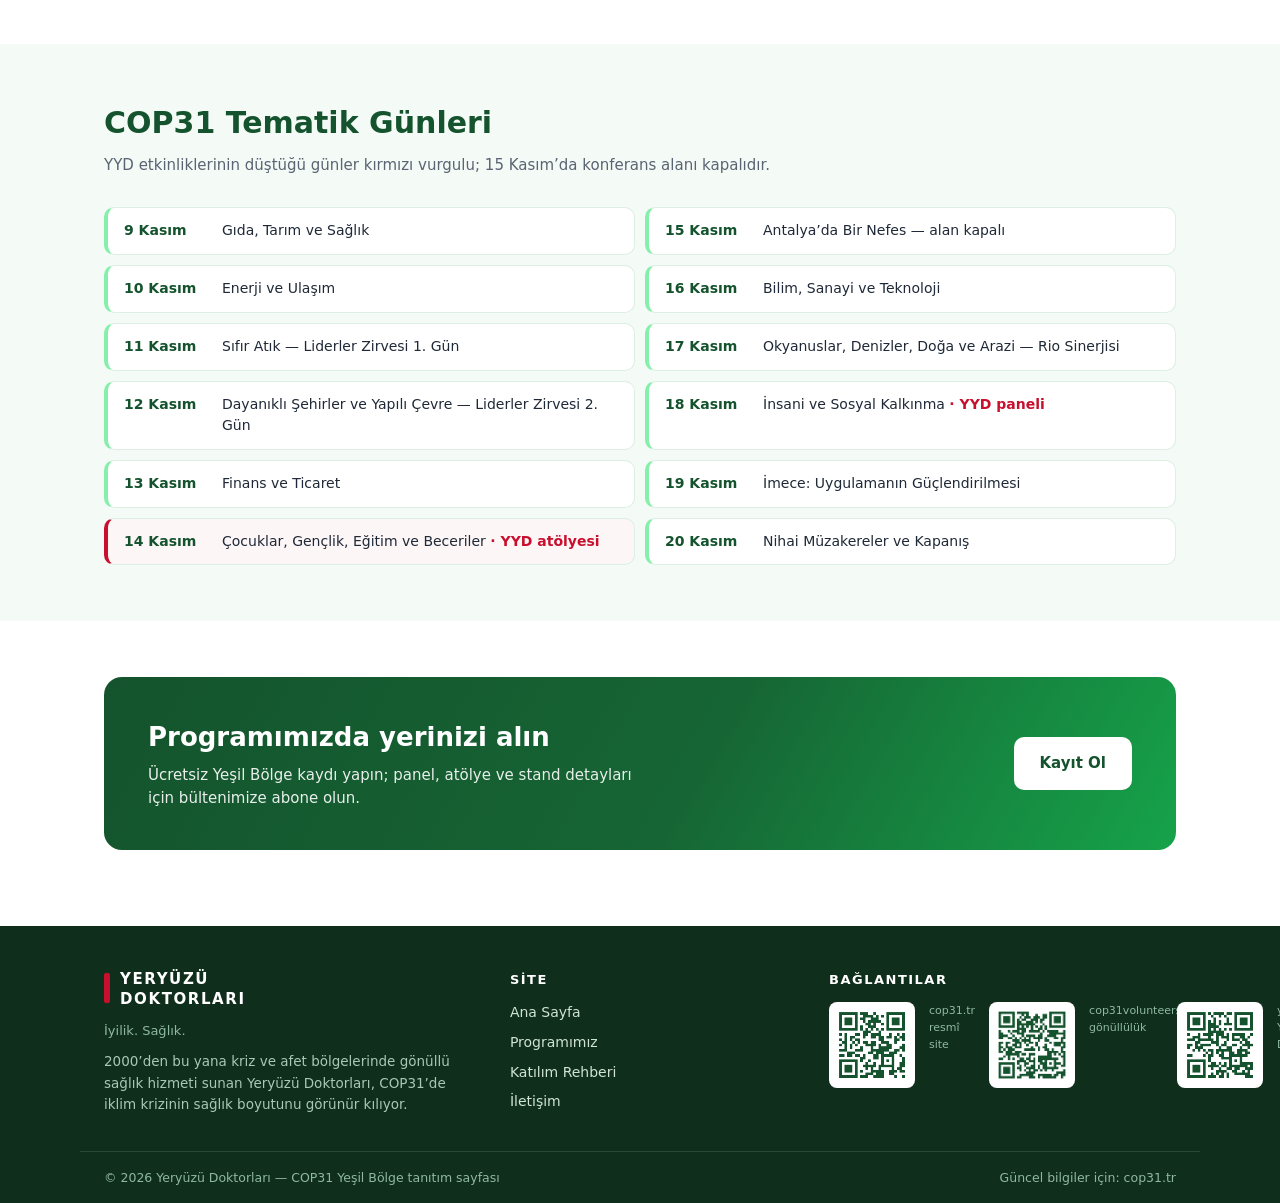
<file: program.html>
<!DOCTYPE html>
<html lang="tr">
<head>
<meta charset="utf-8">
<meta name="viewport" content="width=device-width, initial-scale=1">
<title>Programımız — Yeryüzü Doktorları × COP31</title>
<meta name="description" content="Yeryüzü Doktorları'nın COP31 Yeşil Bölge programı: stand, yan etkinlik paneli, gençlik atölyesi, sağlık köşesi ve gönüllülük.">
<meta property="og:type" content="website">
<meta property="og:locale" content="tr_TR">
<meta property="og:title" content="Programımız — Yeryüzü Doktorları × COP31">
<meta property="og:description" content="Yeryüzü Doktorları'nın COP31 Yeşil Bölge programı: stand, yan etkinlik paneli, gençlik atölyesi, sağlık köşesi ve gönüllülük.">
<meta property="og:url" content="https://yyd-cop31.pages.dev/program.html">
<meta name="twitter:card" content="summary">
<link rel="stylesheet" href="style.css">
<link rel="icon" href="favicon.svg" type="image/svg+xml">
</head>
<body>

<header class="top">
  <div class="wrap nav">
    <a class="brand" href="index.html"><span class="bbar"></span><span class="bname">YERYÜZÜ DOKTORLARI</span><span class="bcop">COP31 · Antalya 2026</span></a>
    <nav class="menu">
      <a href="index.html">Ana Sayfa</a>
      <a href="program.html" class="active">Programımız</a>
      <a href="katilim.html">Katılım</a>
      <a href="iletisim.html">İletişim</a>
    </nav>
  </div>
</header>

<section class="phero">
  <div class="wrap">
    <div class="kicker">9 – 20 Kasım 2026 · Antalya EXPO Alanı · Yeşil Bölge</div>
    <h1>Programımız</h1>
    <p class="lead">İklim ile sağlık arasındaki bağı görünür kılmak için dört kolda yer alıyoruz.
       Program detayları Yeşil Bölge haritası ve resmî takvim yayınlandıkça güncellenecektir.</p>
  </div>
</section>

<section>
  <div class="wrap">

    <div class="pblock" id="stand">
      <div class="pico"><svg aria-hidden="true" viewBox="0 0 32 32" fill="none" stroke-width="1.8"><path d="M10 4.5v7a6 6 0 0 0 12 0v-7"/><path d="M9 4.5h2M21 4.5h2"/><path d="M16 17.5v2.5a5.5 5.5 0 0 0 5.5 5.5"/><circle cx="24.5" cy="25.5" r="3"/></svg></div>
      <div>
        <h3>Yeryüzü Doktorları Standı</h3>
        <div class="when">9 – 20 Kasım · Yeşil Bölge (stand no: tanıtım materyalleriyle birlikte duyurulacak)</div>
        <p>Standımız, iklim krizinin sağlık üzerindeki etkisini ve bizim sahadaki çalışmalarımızı bir araya getiren buluşma noktası:</p>
        <ul>
          <li>Ücretsiz tansiyon, kan şekeri ve BMI ölçüm köşesi</li>
          <li>90 ülkedeki kriz ve afet bölgelerindeki sağlık hizmetleri tanıtımı</li>
          <li>İklim okuryazarlığı ve sağlık materyalleri (Türkçe / İngilizce)</li>
          <li>Gönüllülük ve iş birliği ön görüşmeleri</li>
        </ul>
      </div>
    </div>

    <div class="pblock" id="panel">
      <div class="pico"><svg aria-hidden="true" viewBox="0 0 32 32" fill="none" stroke-width="1.8"><path d="M5.5 27.5h21M8 27.5V13M24 27.5V13M12 27.5V13M20 27.5V13M16 27.5V13"/><path d="M4.5 13h23L16 4.5 4.5 13z"/></svg></div>
      <div>
        <h3>Yan Etkinlik — Panel</h3>
        <div class="when">18 Kasım · İnsani ve Sosyal Kalkınma Tematik Günü (saat: resmî takvimle netleşecek)</div>
        <p><b>&ldquo;İklim Değişikliği ve Sağlık: Kriz Bölgelerinden Dersler&rdquo;</b> — Savaş, deprem ve afet bölgelerinde
        iklim kaynaklı acil durumlarla mücadele eden gönüllü hekimlerimizle sahadan birinci elden dersler:</p>
        <ul>
          <li>Sıcak dalgaları, sel ve kuraklığın sağlık sistemi üzerindeki etkileri</li>
          <li>Kriz bölgelerinde gönüllü sağlık ekibi modeli</li>
          <li>İklim uyumlu sağlık hizmetleri: iyi uygulama örnekleri ve öneriler</li>
        </ul>
      </div>
    </div>

    <div class="pblock" id="atolye">
      <div class="pico"><svg aria-hidden="true" viewBox="0 0 32 32" fill="none" stroke-width="1.8"><path d="M16 7.5L3.5 12.8 16 18l12.5-5.2z"/><path d="M9.5 15.4v5.2c0 1.8 3 3.6 6.5 3.6s6.5-1.8 6.5-3.6v-5.2"/><path d="M28.5 12.8v6"/></svg></div>
      <div>
        <h3>Gençlik Atölyesi</h3>
        <div class="when">14 Kasım · Çocuklar, Gençlik, Eğitim ve Beceriler Tematik Günü</div>
        <p><b>&ldquo;İklim Okuryazarlığı: Sağlık Boyutu&rdquo;</b> — Öğrenciler ve genç gönüllüler için etkileşimli atölye:</p>
        <ul>
          <li>İklim verilerini okumak: haritalar ve grafiklerle iklim–sağlık bağlantısı</li>
          <li>Küçük ekiplerle &ldquo;iklim dostu okul / hastane&rdquo; çözüm atölyesi</li>
          <li>COP31 Green Talent gönüllü programına katılım fırsatı tanıtımı</li>
        </ul>
      </div>
    </div>

    <div class="pblock" id="gonullu">
      <div class="pico"><svg aria-hidden="true" viewBox="0 0 32 32" fill="none" stroke-width="1.8"><path d="M16 4.5l7.5 9h-4.5l5.5 7.5H7.5L13 13.5H8.5z"/><path d="M16 21v7"/></svg></div>
      <div>
        <h3>Sağlık Köşesi &amp; Gönüllülük</h3>
        <div class="when">9 – 20 Kasım · COP31 Green Talent Gönüllü Programı</div>
        <p>Yeryüzü Doktorları, COP31&rsquo;in 5.000 kişilik genç gönüllü programında (1.500&rsquo;ü yurt dışından) yer alıyor:</p>
        <ul>
          <li>Hekimler, sağlık profesyonelleri ve tıp öğrencileri için görev alanları</li>
          <li>Yeşil Bölge&rsquo;de &ldquo;iklim–sağlık farkındalığı&rdquo; stant ve etkinlik desteği</li>
          <li>Saha hikâyeleri: kriz bölgelerinden dönen gönüllülerin buluşmaları</li>
          <li>Genel gönüllülük başvuruları: cop31volunteers.com</li>
        </ul>
      </div>
    </div>

  </div>
</section>

<section class="alt">
  <div class="wrap">
    <h2>COP31 Tematik Günleri</h2>
    <p class="sec-sub">YYD etkinliklerinin düştüğü günler kırmızı vurgulu; 15 Kasım&rsquo;da konferans alanı kapalıdır.</p>
    <div class="days">
      <div class="day"><b>9 Kasım</b><span>Gıda, Tarım ve Sağlık</span></div>
      <div class="day"><b>15 Kasım</b><span>Antalya&rsquo;da Bir Nefes — alan kapalı</span></div>
      <div class="day"><b>10 Kasım</b><span>Enerji ve Ulaşım</span></div>
      <div class="day"><b>16 Kasım</b><span>Bilim, Sanayi ve Teknoloji</span></div>
      <div class="day"><b>11 Kasım</b><span>Sıfır Atık — Liderler Zirvesi 1. Gün</span></div>
      <div class="day"><b>17 Kasım</b><span>Okyanuslar, Denizler, Doğa ve Arazi — Rio Sinerjisi</span></div>
      <div class="day"><b>12 Kasım</b><span>Dayanıklı Şehirler ve Yapılı Çevre — Liderler Zirvesi 2. Gün</span></div>
      <div class="day"><b>18 Kasım</b><span>İnsani ve Sosyal Kalkınma <b class="yyd-mark">· YYD paneli</b></span></div>
      <div class="day"><b>13 Kasım</b><span>Finans ve Ticaret</span></div>
      <div class="day"><b>19 Kasım</b><span>İmece: Uygulamanın Güçlendirilmesi</span></div>
      <div class="day ours"><b>14 Kasım</b><span>Çocuklar, Gençlik, Eğitim ve Beceriler <b class="yyd-mark">· YYD atölyesi</b></span></div>
      <div class="day"><b>20 Kasım</b><span>Nihai Müzakereler ve Kapanış</span></div>
    </div>
  </div>
</section>

<section>
  <div class="wrap">
    <div class="band">
      <div>
        <h3>Programımızda yerinizi alın</h3>
        <p>Ücretsiz Yeşil Bölge kaydı yapın; panel, atölye ve stand detayları için bültenimize abone olun.</p>
      </div>
      <a class="btn" href="https://cop31.tr/tr" target="_blank" rel="noopener">Kayıt Ol</a>
    </div>
  </div>
</section>

<footer class="foot">
  <div class="wrap foot-grid">
    <div>
      <div class="fbrand"><span class="fbar"></span><div class="fname">YERYÜZÜ<br>DOKTORLARI</div></div>
      <div class="fslogan">İyilik. Sağlık.</div>
      <p>2000&rsquo;den bu yana kriz ve afet bölgelerinde gönüllü sağlık hizmeti sunan Yeryüzü Doktorları,
         COP31&rsquo;de iklim krizinin sağlık boyutunu görünür kılıyor.</p>
    </div>
    <div>
      <h4>Site</h4>
      <ul>
        <li><a href="index.html">Ana Sayfa</a></li>
        <li><a href="program.html">Programımız</a></li>
        <li><a href="katilim.html">Katılım Rehberi</a></li>
        <li><a href="iletisim.html">İletişim</a></li>
      </ul>
    </div>
    <div>
      <h4>Bağlantılar</h4>
      <div class="fqr">
        <img src="img/qr-cop31.png" alt="COP31 resmî site QR"><div class="ql">cop31.tr<br>resmî site</div>
        <img src="img/qr-volunteers.png" alt="Gönüllülük QR"><div class="ql">cop31volunteers.com<br>gönüllülük</div>
        <img src="img/qr-yyd.png" alt="YYD QR"><div class="ql">yyd.org.tr<br>Yeryüzü Doktorları</div>
      </div>
    </div>
  </div>
  <div class="wrap foot-bottom">
    <span>© 2026 Yeryüzü Doktorları — COP31 Yeşil Bölge tanıtım sayfası</span>
    <span>Güncel bilgiler için: cop31.tr</span>
  </div>
</footer>

<script src="form.js"></script>
</body>
</html>
</file>
<file: style.css>
/* ============================================================
   Yeryüzü Doktorları × COP31 — ortak stiller
   Palet: COP31 yeşili + YYD kırmızısı (marka aksanı)
   ============================================================ */
:root{
  --g-900:#14532d; --g-700:#166534; --g-500:#16A34A; --g-300:#86efac;
  --g-100:#f0fdf4; --g-50:#f4faf6; --line:#dcefe2;
  --red:#C8102E; --ink:#1f2937; --mut:#5a6472; --bg:#ffffff;
  --rad:14px; --shadow:0 2px 10px rgba(20,83,45,.07);
}
*{margin:0;padding:0;box-sizing:border-box}
html{scroll-behavior:smooth}
body{font-family:'DejaVu Sans','Helvetica Neue',Arial,sans-serif;color:var(--ink);background:var(--bg);line-height:1.55}
img{max-width:100%}
a{color:var(--g-700);text-decoration:none}
a:hover{text-decoration:underline}
.wrap{max-width:1120px;margin:0 auto;padding:0 24px}

/* ---------- header ---------- */
.top{position:sticky;top:0;z-index:50;background:rgba(255,255,255,.95);backdrop-filter:blur(6px);border-bottom:1px solid var(--line)}
.nav{display:flex;align-items:center;justify-content:space-between;gap:18px;padding:14px 24px}
.brand{display:flex;align-items:center;gap:10px}
.brand:hover{text-decoration:none}
.bbar{width:6px;height:34px;background:var(--red);border-radius:2px}
.bname{font-size:15px;font-weight:700;letter-spacing:1.6px;color:#191919}
.bcop{font-size:11px;font-weight:700;letter-spacing:1.2px;color:var(--g-700);border:1.4px solid var(--g-300);
      background:var(--g-100);border-radius:999px;padding:3px 10px;margin-left:4px;white-space:nowrap}
.menu{display:flex;gap:6px;flex-wrap:wrap}
.menu a{font-size:14px;font-weight:700;color:var(--ink);padding:8px 14px;border-radius:8px}
.menu a:hover{background:var(--g-50);text-decoration:none}
.menu a.active{background:var(--g-100);color:var(--g-900)}

/* ---------- hero ---------- */
.hero{background:
   radial-gradient(900px 420px at 85% -10%, #bbf7d0 0%, rgba(187,247,208,0) 60%),
   radial-gradient(700px 380px at -10% 110%, #dcfce7 0%, rgba(220,252,231,0) 55%),
   #ffffff;
   border-bottom:1px solid var(--line)}
.hero .wrap{padding-top:64px;padding-bottom:64px;display:grid;grid-template-columns:1.25fr .75fr;gap:40px;align-items:center}
.kicker{font-size:13px;font-weight:700;letter-spacing:2px;text-transform:uppercase;color:var(--g-700);margin-bottom:14px}
h1{font-size:46px;line-height:1.12;color:var(--g-900);margin-bottom:18px}
h1 .accent{color:var(--red)}
.lead{font-size:17px;color:var(--mut);max-width:56ch;margin-bottom:26px}
.cta-row{display:flex;gap:14px;flex-wrap:wrap}
.btn{display:inline-block;font-size:15px;font-weight:700;padding:13px 24px;border-radius:10px;border:2px solid transparent}
.btn:hover{text-decoration:none;transform:translateY(-1px)}
.btn-p{background:var(--g-500);color:#fff}
.btn-p:hover{background:var(--g-700)}
.btn-o{border-color:var(--g-700);color:var(--g-700);background:#fff}
.btn-r{background:var(--red);color:#fff}
.btn-r:hover{background:#a30d25}

/* hero kart */
.hcard{background:#fff;border:1px solid var(--line);border-radius:18px;box-shadow:var(--shadow);padding:26px}
.hcard .big{font-size:40px;font-weight:700;color:var(--g-900);letter-spacing:1px}
.hcard .sub{font-size:13.5px;color:var(--mut);margin-bottom:14px}
.hrow{display:flex;gap:12px;align-items:center;border-top:1px dashed var(--line);padding:12px 0;font-size:14px;color:var(--ink)}
.hrow .hico{width:38px;height:38px;flex:0 0 38px;border-radius:50%;background:var(--g-50);border:1px solid var(--line);
            display:flex;align-items:center;justify-content:center}
.hrow .hico svg{width:22px;height:22px;stroke:var(--g-700)}
.hrow b{color:var(--g-900)}

/* ---------- sections ---------- */
section{padding:56px 0}
section.alt{background:var(--g-50)}
h2{font-size:30px;color:var(--g-900);margin-bottom:8px}
.sec-sub{font-size:15px;color:var(--mut);margin-bottom:30px;max-width:70ch}

/* stat strip */
.stats{display:grid;grid-template-columns:repeat(4,1fr);gap:16px}
.stat{background:#fff;border:1.4px solid var(--line);border-radius:var(--rad);padding:22px;text-align:center;box-shadow:var(--shadow)}
.stat .n{font-size:32px;font-weight:700;color:var(--g-500)}
.stat .l{font-size:13px;color:var(--mut);margin-top:4px}

/* card grid */
.grid{display:grid;gap:18px}
.grid-3{grid-template-columns:repeat(3,1fr)}
.grid-4{grid-template-columns:repeat(4,1fr)}
.grid-2{grid-template-columns:repeat(2,1fr)}
.card{background:#fff;border:1.4px solid var(--line);border-radius:var(--rad);padding:24px;box-shadow:var(--shadow)}
.card .cico{width:52px;height:52px;border-radius:50%;background:var(--g-50);border:1.5px solid var(--line);
            display:flex;align-items:center;justify-content:center;margin-bottom:14px}
.card .cico svg{width:30px;height:30px;stroke:var(--g-700)}
.card h3{font-size:17px;color:var(--g-900);margin-bottom:8px}
.card p{font-size:14px;color:var(--mut)}
.card .tag{display:inline-block;font-size:11.5px;font-weight:700;color:var(--g-900);background:var(--g-100);
           border:1px solid var(--g-300);border-radius:999px;padding:3px 10px;margin-bottom:10px}

/* program blocks */
.pblock{display:grid;grid-template-columns:64px 1fr;gap:18px;background:#fff;border:1.4px solid var(--line);
        border-radius:var(--rad);padding:26px;margin-bottom:18px;box-shadow:var(--shadow)}
.pblock .pico{width:64px;height:64px;border-radius:50%;background:var(--g-50);border:1.5px solid var(--line);
              display:flex;align-items:center;justify-content:center}
.pblock .pico svg{width:36px;height:36px;stroke:var(--g-700)}
.pblock h3{font-size:19px;color:var(--g-900);margin-bottom:4px}
.pblock .when{font-size:13px;font-weight:700;color:var(--red);margin-bottom:10px}
.pblock p{font-size:14.5px;color:var(--mut);margin-bottom:10px}
.pblock ul{list-style:none}
.pblock li{position:relative;padding-left:18px;font-size:14px;color:var(--ink);margin-bottom:6px}
.pblock li::before{content:'';position:absolute;left:0;top:8px;width:7px;height:7px;background:var(--g-500);border-radius:2px}

/* timeline */
.tl{list-style:none;max-width:760px;margin:0 auto}
.tl li{position:relative;padding:0 0 26px 34px;border-left:2px solid var(--g-300)}
.tl li:last-child{border-left-color:transparent;padding-bottom:0}
.tl .dot{position:absolute;left:-9px;top:0;width:16px;height:16px;border-radius:50%;background:var(--g-500);
         border:3px solid #fff;box-shadow:0 0 0 2px var(--g-300)}
.tl li.ours .dot{background:var(--red);box-shadow:0 0 0 2px #f3b8c1}
.tl .d{font-size:13px;font-weight:700;color:var(--g-700);text-transform:uppercase;letter-spacing:1px}
.tl .t{font-size:16px;font-weight:700;color:var(--ink)}
.tl .s{font-size:13.5px;color:var(--mut)}
.badge-yyd{display:inline-block;font-size:11px;font-weight:700;color:#fff;background:var(--red);border-radius:999px;
           padding:2px 10px;margin-left:8px;vertical-align:middle}

/* days table */
.days{display:grid;grid-template-columns:1fr 1fr;gap:10px}
.day{display:flex;gap:14px;align-items:baseline;background:#fff;border:1px solid var(--line);border-left:4px solid var(--g-300);
     border-radius:10px;padding:12px 16px;font-size:14px;color:var(--ink)}
.day b{flex:0 0 84px;color:var(--g-900)}
.day.ours{border-left-color:var(--red);background:#fdf6f7}
.day.closed{opacity:.6;border-left-style:dashed}

/* steps */
.steps{display:grid;grid-template-columns:repeat(3,1fr);gap:18px}
.step{background:#fff;border:1.4px solid var(--line);border-radius:var(--rad);padding:24px;box-shadow:var(--shadow);position:relative}
.step .sn{width:44px;height:44px;border-radius:50%;background:var(--g-500);color:#fff;font-size:20px;font-weight:700;
          display:flex;align-items:center;justify-content:center;margin-bottom:14px}
.step h3{font-size:16px;color:var(--g-900);margin-bottom:8px}
.step p{font-size:14px;color:var(--mut)}
.step a{font-weight:700}

/* faq */
.faq details{background:#fff;border:1.4px solid var(--line);border-radius:12px;margin-bottom:12px;box-shadow:var(--shadow)}
.faq summary{cursor:pointer;font-size:15.5px;font-weight:700;color:var(--g-900);padding:16px 20px;list-style:none;position:relative;padding-right:44px}
.faq summary::-webkit-details-marker{display:none}
.faq summary::after{content:'+';position:absolute;right:18px;top:50%;transform:translateY(-50%);font-size:22px;color:var(--g-500)}
.faq details[open] summary::after{content:'–'}
.faq .ans{padding:0 20px 18px;font-size:14.5px;color:var(--mut)}
.faq .ans a{font-weight:700}

/* cta band */
.band{background:linear-gradient(120deg,var(--g-900),var(--g-700) 55%,var(--g-500));border-radius:18px;color:#fff;
      padding:40px 44px;display:flex;align-items:center;justify-content:space-between;gap:26px;flex-wrap:wrap}
.band h3{font-size:26px;margin-bottom:6px}
.band p{font-size:15px;opacity:.9;max-width:52ch}
.band .btn{background:#fff;color:var(--g-900)}
.band .btn:hover{background:var(--g-100)}

/* contact */
.cgrid{display:grid;grid-template-columns:repeat(2,1fr);gap:18px}
.ccard{display:flex;gap:16px;align-items:flex-start;background:#fff;border:1.4px solid var(--line);border-radius:var(--rad);
       padding:22px;box-shadow:var(--shadow)}
.ccard .cico{width:50px;height:50px;flex:0 0 50px;border-radius:50%;background:var(--g-50);border:1.5px solid var(--line);
             display:flex;align-items:center;justify-content:center}
.ccard .cico svg{width:28px;height:28px;stroke:var(--g-700)}
.ccard h3{font-size:15px;color:var(--g-900);margin-bottom:4px}
.ccard p{font-size:14px;color:var(--mut)}
.ccard .v{font-size:15px;font-weight:700;color:var(--ink)}

/* form */
form{display:grid;gap:14px;background:#fff;border:1.4px solid var(--line);border-radius:var(--rad);padding:26px;box-shadow:var(--shadow)}
.contact-form{max-width:720px}
.form-status{font-size:13.5px;font-weight:700}
.form-status.ok{color:var(--g-700)}
.form-status.err{color:#a30d25}
label{font-size:13px;font-weight:700;color:var(--g-900)}
input,textarea,select{width:100%;font:inherit;font-size:14.5px;padding:11px 14px;border:1.4px solid #d7e5dc;border-radius:9px;
                      background:#fbfefc;color:var(--ink);margin-top:5px}
input:focus,textarea:focus,select:focus{outline:2px solid var(--g-300);border-color:var(--g-500)}
.form-note{font-size:12px;color:var(--mut)}

/* page hero (iç sayfalar) */
.phero{background:radial-gradient(700px 300px at 90% -20%, #bbf7d0 0%, rgba(187,247,208,0) 60%),#fff;border-bottom:1px solid var(--line)}
.phero .wrap{padding:52px 24px}
.phero h1{font-size:38px;margin-bottom:10px}

/* footer */
.foot{background:#0f2e1c;color:#cfe3d6;margin-top:20px}
.foot-grid{display:grid;grid-template-columns:1.3fr 1fr 1.2fr;gap:30px;padding:44px 24px 30px}
.foot h4{font-size:13px;letter-spacing:1.5px;text-transform:uppercase;color:#fff;margin-bottom:12px}
.foot a{color:#cfe3d6}
.foot a:hover{color:#fff}
.foot .fbrand{display:flex;gap:10px;align-items:flex-start;margin-bottom:12px}
.foot .fbar{width:6px;height:30px;background:var(--red);border-radius:2px;margin-top:3px}
.foot .fname{font-size:15px;font-weight:700;letter-spacing:1.6px;color:#fff;line-height:1.3}
.foot .fslogan{font-size:13px;color:#8fb8a2;margin-bottom:10px}
.foot p{font-size:13.5px;line-height:1.6;color:#a9c8b6}
.foot ul{list-style:none}
.foot li{margin-bottom:8px;font-size:14px}
.foot .fqr{display:flex;gap:14px;align-items:flex-start}
.foot .fqr img{width:86px;height:86px;background:#fff;border-radius:8px;padding:5px}
.foot .fqr .ql{font-size:11px;color:#8fb8a2;max-width:74px}
.foot-bottom{border-top:1px solid rgba(255,255,255,.12);padding:16px 24px;font-size:12.5px;color:#8fb8a2;
             display:flex;justify-content:space-between;gap:12px;flex-wrap:wrap}

/* responsive */
@media (max-width:960px){
  .hero .wrap{grid-template-columns:1fr}
  .grid-4,.grid-3,.steps,.cgrid{grid-template-columns:1fr 1fr}
  .stats{grid-template-columns:1fr 1fr}
  h1{font-size:36px}
}
@media (max-width:620px){
  .grid-4,.grid-3,.steps,.cgrid,.grid-2,.days,.foot-grid{grid-template-columns:1fr}
  .nav{flex-direction:column;align-items:flex-start;gap:10px;padding:12px 16px 10px}
  .bname{font-size:13.5px}
  .bcop{font-size:10px}
  .menu{flex-wrap:nowrap;overflow-x:auto;width:100%;gap:4px;padding-bottom:4px;-webkit-overflow-scrolling:touch;scrollbar-width:none}
  .menu::-webkit-scrollbar{display:none}
  .menu a{white-space:nowrap;padding:8px 12px;font-size:13.5px}
  .hero h1{font-size:30px}
  .wrap{padding:0 18px}
}

/* ---------- v2: sertleştirme + UX ---------- */
.mt-12{margin-top:12px}
.mt-22{margin-top:22px}
.btn-sm{font-size:13.5px;padding:10px 18px}
.phero .lead{margin-bottom:0}
.yyd-mark{color:var(--red)}
.day .yyd-mark{color:var(--red)}
.ccard .v a{color:var(--g-900);font-weight:700}
@media (max-width:620px){
  .foot .fqr{flex-wrap:wrap;row-gap:14px}
  .foot .fqr img{width:72px;height:72px}
  .foot .fqr .ql{max-width:64px}
  .foot-bottom{flex-direction:column;gap:4px}
}
</file>
